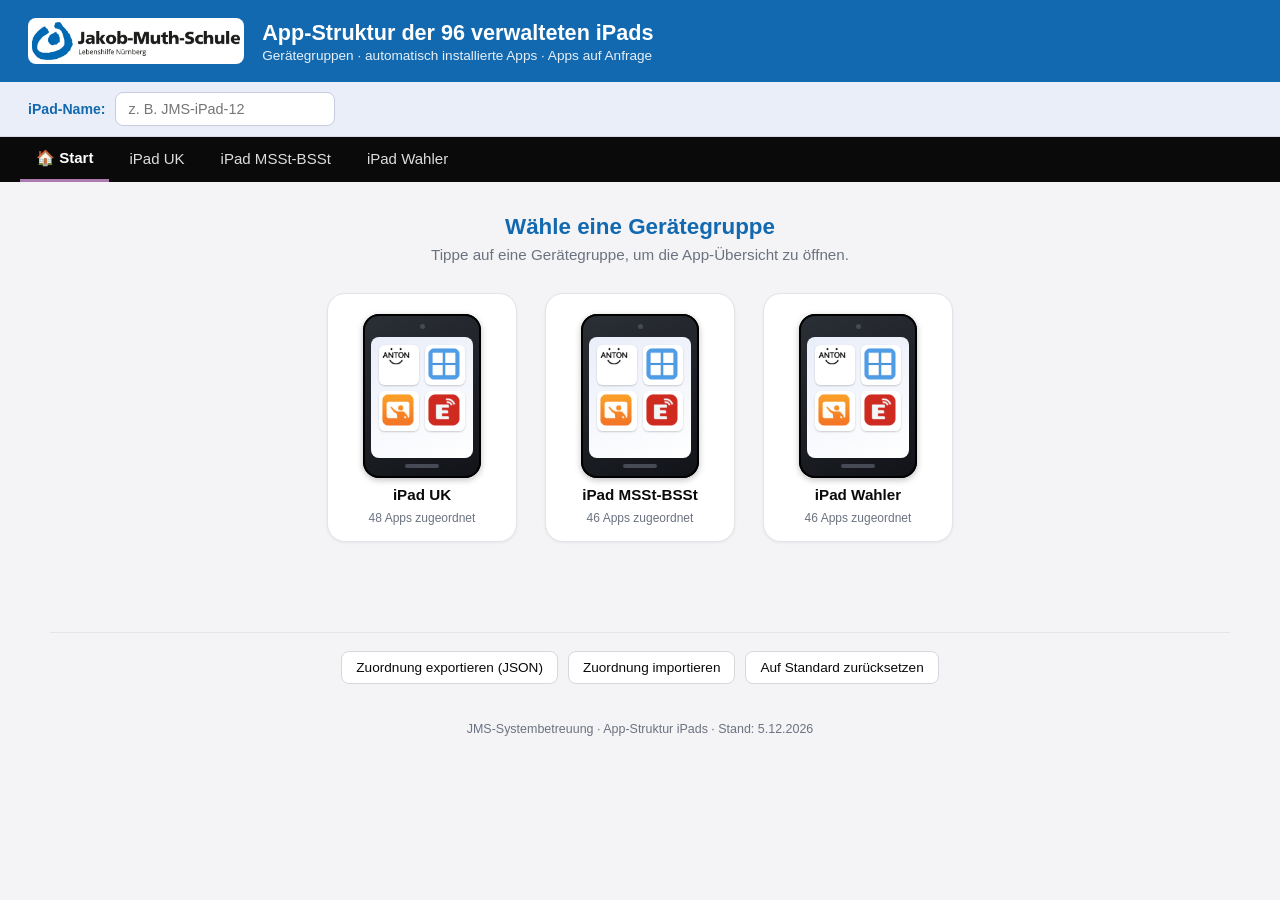
<file: iPad-App-Uebersicht/index.html>
<!DOCTYPE html>
<html lang="de">
<head>
<meta charset="UTF-8">
<meta name="viewport" content="width=device-width, initial-scale=1.0">
<title>App-Struktur der 96 verwalteten iPads &ndash; Jakob-Muth-Schule</title>
<style>
  :root{
    --blue:#1269b0;
    --blue-light:#eaeef9;
    --black:#0a0a0a;
    --violet:#ab7bb0;
    --violet-light:#f3e9f5;
    --green:#1e8f5f;
    --green-light:#e6f5ee;
    --amber:#c1720b;
    --amber-light:#fbeee0;
    --gray:#6b7280;
    --gray-light:#f4f4f6;
    --radius:12px;
  }
  *{box-sizing:border-box;}
  body{
    font-family:"Segoe UI","OpenSans",-apple-system,Helvetica,Arial,sans-serif;
    margin:0; background:var(--gray-light); color:var(--black);
  }
  header{
    background:var(--blue); color:white; padding:18px 28px;
    display:flex; align-items:center; gap:18px; flex-wrap:wrap;
  }
  header img{height:46px; background:white; border-radius:8px; padding:4px;}
  header .titles h1{margin:0; font-size:1.35rem;}
  header .titles p{margin:2px 0 0; font-size:.85rem; opacity:.9;}
  .device-bar{
    background:var(--blue-light); border-bottom:1px solid #d7d7e6; padding:10px 28px;
    display:flex; align-items:center; gap:10px; flex-wrap:wrap;
  }
  .device-bar label{ font-weight:700; font-size:.88rem; color:var(--blue); }
  .device-bar input{
    padding:8px 12px; border-radius:8px; border:1px solid #c7cbe0; font-size:.9rem;
    min-width:220px; font-family:inherit;
  }
  nav{
    background:var(--black); display:flex; gap:4px; padding:0 20px; flex-wrap:wrap;
  }
  nav button{
    background:transparent; border:none; color:#ddd; padding:12px 16px; font-size:.94rem;
    cursor:pointer; border-bottom:3px solid transparent;
  }
  nav button:hover{ color:white; }
  nav button.active{ color:white; border-bottom-color:var(--violet); font-weight:600; }
  main{ max-width:1180px; margin:0 auto; padding:22px 20px 60px; }
  .bottom-actions{
    display:flex; gap:10px; flex-wrap:wrap; align-items:center; justify-content:center;
    max-width:1180px; margin:10px auto 0; padding:18px 20px; border-top:1px solid #e3e3e8;
  }
  button.btn{
    background:white; border:1px solid #d7d7dc; border-radius:8px; padding:8px 14px;
    font-size:.85rem; cursor:pointer; color:var(--black);
  }
  button.btn:hover{ background:var(--gray-light); }
  button.btn.primary{ background:var(--blue); color:white; border-color:var(--blue); }
  button.btn.primary:hover{ background:#0e5690; }
  input[type=text].search{
    padding:9px 12px; border-radius:8px; border:1px solid #d7d7dc; font-size:.9rem; min-width:220px; width:100%;
    margin-bottom:14px;
  }
  .intro{
    background:white; border:1px solid #e3e3e8; border-radius:var(--radius); padding:16px 20px; margin-bottom:18px;
    font-size:.92rem; line-height:1.5;
  }
  .legend{ display:flex; gap:18px; margin-top:10px; flex-wrap:wrap; }
  .license-note{
    margin:12px 0 0; padding:8px 12px; background:var(--amber-light); color:#7a4a06;
    border-radius:8px; font-size:.82rem;
  }
  .license-note.apple-note{ background:var(--green-light); color:var(--green); }
  .license-note.ipaduk-note{ background:var(--blue-light); color:var(--blue); }
  .legend span{ display:inline-flex; align-items:center; gap:6px; font-size:.85rem; }
  .dot{ width:14px; height:14px; border-radius:4px; display:inline-block; }
  .dot.a{ background:var(--green); } .dot.b{ background:var(--amber); } .dot.c{ background:var(--violet); }

  h3.section-title{ font-size:1rem; margin:26px 0 12px; color:var(--black); }

  /* Edit list with radio fields */
  .edit-list{ display:flex; flex-direction:column; gap:8px; }
  .app-row{
    display:flex; align-items:center; gap:14px; flex-wrap:wrap;
    background:white; border:1px solid #e3e3e8; border-radius:10px; padding:10px 14px;
  }
  .app-row img{ width:34px; height:34px; border-radius:8px; object-fit:cover; flex-shrink:0; }
  .app-row .name{ font-size:.9rem; flex:1 1 180px; min-width:160px; }
  .radiogroup{ display:flex; gap:14px; flex-wrap:wrap; }
  .radiogroup label{
    display:inline-flex; align-items:center; gap:5px; font-size:.82rem; cursor:pointer; white-space:nowrap;
  }
  .radiogroup input[type=radio]{ accent-color:var(--blue); width:15px; height:15px; cursor:pointer; }
  .radiogroup label.opt-a input{ accent-color:var(--green); }
  .radiogroup label.opt-b input{ accent-color:var(--amber); }
  .radiogroup label.opt-c input{ accent-color:var(--violet); }
  .badge{
    font-size:.7rem; padding:3px 9px; border-radius:20px; font-weight:600; white-space:nowrap;
  }
  .badge.none{ background:#eee; color:#888; }
  .badge.a{ background:var(--green-light); color:var(--green); }
  .badge.b{ background:var(--amber-light); color:var(--amber); }
  .badge.c{ background:var(--violet-light); color:var(--violet); }

  /* Preview */
  .columns{ display:flex; flex-direction:column; gap:20px; }
  .col{ background:white; border-radius:var(--radius); border:1px solid #e3e3e8; overflow:hidden; display:flex; flex-direction:column; }
  .col-head{ padding:12px 16px; font-weight:700; font-size:.95rem; color:white; display:flex; align-items:center; gap:8px;}
  .col-head.a{ background:var(--green); }
  .col-head.b{ background:var(--amber); }
  .col-head.c{ background:var(--violet); }
  .col-body{ padding:14px; display:grid; grid-template-columns:repeat(auto-fill,minmax(96px,1fr)); gap:12px; min-height:60px; align-items:stretch; flex:1; }
  .app-card{ display:flex; flex-direction:column; align-items:center; text-align:center; font-size:.78rem; }
  .app-card img{ width:52px; height:52px; border-radius:12px; box-shadow:0 1px 3px rgba(0,0,0,.15); object-fit:cover; }
  .app-card .n{ margin-top:6px; line-height:1.2; }
  .empty-hint{ color:var(--gray); font-size:.82rem; padding:8px; grid-column:1/-1; }

  .request-toggle{
    display:inline-flex; align-items:center; gap:5px; margin-top:auto; padding:4px 10px;
    border:1.5px solid var(--amber); border-radius:20px; font-size:.72rem; color:var(--amber);
    cursor:pointer; transition:all .15s ease; user-select:none; background:white;
  }
  .request-toggle:hover{ background:var(--amber-light); }
  .request-toggle input{ position:absolute; opacity:0; width:0; height:0; }
  .request-toggle .check{
    width:14px; height:14px; border-radius:50%; border:1.5px solid var(--amber);
    display:inline-flex; align-items:center; justify-content:center; flex-shrink:0;
    font-size:.65rem; line-height:1; color:transparent; transition:all .15s ease;
  }
  .request-toggle.checked{ background:var(--green-light); border-color:var(--green); color:var(--green); }
  .request-toggle.checked .check{ background:var(--green); border-color:var(--green); color:white; }
  .request-toggle.c-variant{ border-color:var(--violet); color:var(--violet); }
  .request-toggle.c-variant:hover{ background:var(--violet-light); }
  .request-toggle.c-variant .check{ border-color:var(--violet); }
  .request-toggle.c-variant.checked{ background:var(--violet-light); border-color:var(--violet); color:var(--violet); }
  .request-toggle.c-variant.checked .check{ background:var(--violet); border-color:var(--violet); color:white; }
  .col-head .req-count{
    font-size:.72rem; font-weight:600; background:rgba(255,255,255,.3); padding:2px 9px;
    border-radius:12px; margin-left:auto;
  }
  .action-bar{
    display:flex; gap:10px; flex-wrap:wrap; justify-content:center; margin:14px 0;
  }

  .wahler-note{
    margin-top:20px; background:var(--violet-light); border:1px solid var(--violet); border-radius:var(--radius);
    padding:14px 18px;
  }
  .wahler-note .label{ font-weight:700; color:var(--violet); font-size:.8rem; text-transform:uppercase; letter-spacing:.03em; margin-bottom:6px; }
  .wahler-note textarea{
    width:100%; min-height:70px; border:1px solid #d7c3db; border-radius:8px; padding:10px; font-size:.9rem;
    font-family:inherit; resize:vertical;
  }
  .wahler-note .save-hint{ font-size:.75rem; color:var(--gray); margin-top:6px; }

  .preview-head{ display:flex; align-items:center; justify-content:space-between; margin-bottom:4px; }

  footer{ text-align:center; color:var(--gray); font-size:.78rem; padding:20px; }

  .print-only{ display:none; }

  @media print{
    nav, .device-bar, .bottom-actions, .intro, .edit-list, .search, footer, h3.section-title, .wahler-note .save-hint, .action-bar, #home-screen{ display:none !important; }
    body{ background:white; }
    header{ background:white !important; color:black !important; -webkit-print-color-adjust:exact; }
    header img{ background:white; }
    .col-head.a, .col-head.b{ -webkit-print-color-adjust:exact; print-color-adjust:exact; }
    main{ padding:0; }
    .print-only{ display:block !important; text-align:center; font-weight:700; font-size:1.05rem; padding:6px 0 14px; }
  }

  .stoerer-ipad-uk{
    background:#4fa3e0; color:#fff; border:2px solid var(--blue);
    border-radius:8px; padding:10px 16px; margin-bottom:14px;
    text-align:center; font-weight:700; line-height:1.35;
  }
  .stoerer-ipad-uk .line2{ font-weight:600; font-size:.92em; }

  /* Startseite */
  .home-intro{ text-align:center; margin:10px 0 30px; }
  .home-intro h2{ color:var(--blue); margin:0 0 6px; font-size:1.4rem; }
  .home-intro p{ color:var(--gray); margin:0; font-size:.95rem; }
  .home-grid{
    display:flex; flex-wrap:wrap; justify-content:center; gap:28px; padding-bottom:20px;
  }
  .home-card{
    background:white; border:1px solid #e3e3e8; border-radius:18px; padding:20px 22px 16px;
    display:flex; flex-direction:column; align-items:center; gap:8px; cursor:pointer;
    width:190px; transition:transform .15s ease, box-shadow .15s ease, border-color .15s ease;
    box-shadow:0 1px 3px rgba(0,0,0,.06);
  }
  .home-card:hover, .home-card:focus{
    transform:translateY(-4px); box-shadow:0 10px 26px rgba(18,105,176,.2); outline:none;
    border-color:var(--blue);
  }
  .ipad-mock{
    width:118px; height:164px; background:linear-gradient(155deg,#2b2f36,#111318);
    border-radius:16px; padding:10px 8px; box-shadow:inset 0 0 0 2px #000, 0 2px 6px rgba(0,0,0,.25);
    display:flex; flex-direction:column; align-items:center; gap:6px;
  }
  .ipad-mock .cam{ width:5px; height:5px; border-radius:50%; background:#454a54; margin-bottom:2px; flex-shrink:0; }
  .ipad-screen{
    flex:1; width:100%; background:linear-gradient(160deg,var(--blue-light),#ffffff);
    border-radius:8px; display:grid; grid-template-columns:repeat(2,1fr); gap:6px;
    padding:8px; align-content:start;
  }
  .ipad-screen img{ width:100%; aspect-ratio:1/1; border-radius:6px; object-fit:cover; box-shadow:0 1px 2px rgba(0,0,0,.2); }
  .ipad-screen .ph{ width:100%; aspect-ratio:1/1; border-radius:6px; background:rgba(18,105,176,.1); }
  .ipad-mock .home-bar{ width:34px; height:4px; border-radius:3px; background:#454a54; flex-shrink:0; }
  .home-card-title{ font-weight:700; color:var(--black); font-size:.95rem; text-align:center; }
  .home-card-sub{ font-size:.75rem; color:var(--gray); }
</style>
</head>
<body>

<header>
  <img src="[data-uri]" alt="Jakob-Muth-Schule Logo">
  <div class="titles">
    <h1>App-Struktur der 96 verwalteten iPads</h1>
    <p>Gerätegruppen &middot; automatisch installierte Apps &middot; Apps auf Anfrage</p>
  </div>
</header>

<div class="device-bar">
  <label for="device-name">iPad-Name:</label>
  <input type="text" id="device-name" placeholder="z. B. JMS-iPad-12">
</div>
<div id="print-device-name" class="print-only"></div>

<nav id="tabs"></nav>

<main>
  <div id="home-screen"></div>

  <div id="group-view">
    <div class="intro">
      Bei den Apps in Spalte B kann über das Feld <strong>„Anfordern“</strong> eine App
      konkret gewünscht und per Klick auf „Per E-Mail versenden“ direkt angefragt werden.
      <br><br>
      Bei den Apps in Spalte C kann über das Feld <strong>„Rücksprache erwünscht“</strong> markiert werden,
      dass vorab Rücksprache mit der Systembetreuung gehalten werden soll.
      <div class="legend">
        <span><span class="dot a"></span> A &ndash; automatisch installiert</span>
        <span><span class="dot b"></span> B &ndash; kann angefordert werden</span>
        <span><span class="dot c"></span> C &ndash; mit Rücksprache verfügbar</span>
      </div>
      <p class="license-note">Hinweis: Wünsche können nur umgesetzt werden, wenn ausreichend Lizenzen verfügbar sind.</p>
      <p class="license-note apple-note">Apple System Apps wie Uhr, Kalender, Wetter&hellip; werden automatisch mit installiert.</p>
      <p class="license-note ipaduk-note" id="ipaduk-note" style="display:none;">iPad UK: MetaTalk SE + GoTalk NOW PLUS mit Sprachausgabe bereits vorinstalliert.</p>
    </div>

    <div id="panels"></div>
  </div>
</main>

<div class="bottom-actions">
  <button class="btn" id="btn-export">Zuordnung exportieren (JSON)</button>
  <button class="btn" id="btn-import">Zuordnung importieren</button>
  <input type="file" id="file-import" accept="application/json" style="display:none">
  <button class="btn" id="btn-reset">Auf Standard zurücksetzen</button>
</div>

<footer>
  JMS-Systembetreuung &middot; App-Struktur iPads &middot; Stand: <span id="stand-datum"></span>
</footer>

<script>
const APPS = [{"id": "q_interactive_assess", "name": "Q interactive Assess", "icon": "[data-uri]"}, {"id": "metatalk_companion", "name": "MetaTalk Companion", "icon": "[data-uri]"}, {"id": "rode_reporter", "name": "RØDE Reporter", "icon": "[data-uri]"}, {"id": "gotalk_now", "name": "GoTalk® NOW PLUS DE", "icon": "[data-uri]"}, {"id": "book_creator", "name": "Book Creator for iPad", "icon": "[data-uri]"}, {"id": "metatalk_se", "name": "MetaTalk SE", "icon": "[data-uri]"}, {"id": "bitsboard_pro", "name": "Bitsboard Learnkarten PRO", "icon": "[data-uri]"}, {"id": "touch_switch", "name": "Touch Switch", "icon": "[data-uri]"}, {"id": "wort_zauberer", "name": "Wort-Zauberer - Lesen Lernen", "icon": "[data-uri]"}, {"id": "konzentration", "name": "Konzentration - Der Aufmerksamkeitstrainer HD", "icon": "[data-uri]"}, {"id": "montessori_zahlen", "name": "Montessori Zahlen für Kinder", "icon": "[data-uri]"}, {"id": "lilalolle", "name": "LiLaLolle", "icon": "[data-uri]"}, {"id": "ich_schreibe", "name": "Ich schreibe (Schulversion)", "icon": "[data-uri]"}, {"id": "tipp_mal_plus", "name": "Tipp mal PLUS", "icon": "[data-uri]"}, {"id": "balloon_pops", "name": "Balloon Pops", "icon": "[data-uri]"}, {"id": "sensory_sound_box", "name": "Sensory Sound Box", "icon": "[data-uri]"}, {"id": "anton", "name": "ANTON - Lernen - Schule", "icon": "[data-uri]"}, {"id": "worksheet_go", "name": "Worksheet Go!", "icon": "[data-uri]"}, {"id": "jamf_teacher", "name": "Jamf Teacher", "icon": "[data-uri]"}, {"id": "bitsboard", "name": "Bitsboard Lernkarten", "icon": "[data-uri]"}, {"id": "numbers", "name": "Numbers: Erstelle Tabellen", "icon": "[data-uri]"}, {"id": "pages", "name": "Pages: Erstelle Dokumente", "icon": "[data-uri]"}, {"id": "keynote", "name": "Keynote: Geschichten erzählen", "icon": "[data-uri]"}, {"id": "imovie", "name": "iMovie", "icon": "[data-uri]"}, {"id": "garageband", "name": "GarageBand", "icon": "[data-uri]"}, {"id": "youtube_kids", "name": "YouTube Kids", "icon": "[data-uri]"}, {"id": "touchme_puzzleklick", "name": "TouchMe PuzzleKlick", "icon": "[data-uri]"}, {"id": "ta_utax", "name": "TA/UTAX Mobile Print", "icon": "[data-uri]"}, {"id": "grid_uk", "name": "Grid for iPad - UK", "icon": "[data-uri]"}, {"id": "classroom", "name": "Classroom", "icon": "[data-uri]"}, {"id": "stop_motion_studio", "name": "Stop Motion Studio", "icon": "[data-uri]"}, {"id": "google_chrome", "name": "Google Chrome", "icon": "[data-uri]"}, {"id": "eshare", "name": "EShare for iPad", "icon": "[data-uri]"}, {"id": "onedrive", "name": "Microsoft OneDrive", "icon": "[data-uri]"}, {"id": "edge", "name": "Microsoft Edge: KI-Browser", "icon": "[data-uri]"}, {"id": "canva", "name": "Canva: KI-Foto- & Video-Editor", "icon": "[data-uri]"}, {"id": "sketchbook", "name": "Sketchbook®", "icon": "[data-uri]"}, {"id": "youtube", "name": "YouTube", "icon": "[data-uri]"}, {"id": "m365_copilot", "name": "Microsoft 365 Copilot", "icon": "[data-uri]"}, {"id": "word", "name": "Microsoft Word", "icon": "[data-uri]"}, {"id": "powerpoint", "name": "Microsoft PowerPoint", "icon": "[data-uri]"}, {"id": "excel", "name": "Microsoft Excel", "icon": "[data-uri]"}, {"id": "onlyoffice", "name": "ONLYOFFICE Documents", "icon": "[data-uri]"}, {"id": "google_translate", "name": "Google Übersetzer", "icon": "[data-uri]"}, {"id": "blinde_kuh", "name": "Blinde Kuh Suchmaschine", "icon": "[data-uri]"}, {"id": "logo_nachrichten", "name": "logo! Nachrichten", "icon": "[data-uri]"}, {"id": "die_maus", "name": "Die Maus", "icon": "[data-uri]"}, {"id": "uhr", "name": "Uhr", "icon": "[data-uri]"}, {"id": "kalender", "name": "Kalender", "icon": "[data-uri]"}, {"id": "wetter", "name": "Wetter", "icon": "[data-uri]"}, {"id": "notizen", "name": "Notizen", "icon": "[data-uri]"}, {"id": "karten", "name": "Karten", "icon": "[data-uri]"}];
const GROUPS = ["iPad UK", "iPad MSSt-BSSt", "iPad Wahler"];
const SHOW_EDIT_MODE = false; // "Apps zuordnen"-Bereich aktuell ausgeblendet
const DEFAULT_ASSIGNMENTS = {"iPad UK": {"metatalk_se": "A", "gotalk_now": "A", "anton": "A", "worksheet_go": "A", "bitsboard": "A", "onlyoffice": "A", "pages": "B", "classroom": "A", "eshare": "A", "bitsboard_pro": "B", "book_creator": "B", "balloon_pops": "B", "canva": "B", "garageband": "B", "google_chrome": "B", "google_translate": "B", "ich_schreibe": "B", "imovie": "B", "keynote": "B", "konzentration": "B", "lilalolle": "B", "edge": "B", "onedrive": "B", "montessori_zahlen": "B", "numbers": "B", "sensory_sound_box": "B", "sketchbook": "B", "stop_motion_studio": "B", "touch_switch": "B", "wort_zauberer": "B", "youtube": "B", "youtube_kids": "B", "blinde_kuh": "B", "logo_nachrichten": "B", "die_maus": "B", "grid_uk": "A", "metatalk_companion": "C", "m365_copilot": "C", "q_interactive_assess": "C", "rode_reporter": "C", "ta_utax": "C", "tipp_mal_plus": "C", "touchme_puzzleklick": "C", "uhr": "A", "kalender": "A", "wetter": "A", "notizen": "A", "karten": "A"}, "iPad MSSt-BSSt": {"anton": "A", "worksheet_go": "A", "bitsboard": "A", "onlyoffice": "A", "pages": "B", "classroom": "A", "eshare": "A", "bitsboard_pro": "B", "book_creator": "B", "balloon_pops": "B", "canva": "B", "garageband": "B", "google_chrome": "B", "google_translate": "B", "ich_schreibe": "B", "imovie": "B", "keynote": "B", "konzentration": "B", "lilalolle": "B", "edge": "B", "onedrive": "B", "montessori_zahlen": "B", "numbers": "B", "sensory_sound_box": "B", "sketchbook": "B", "stop_motion_studio": "B", "touch_switch": "B", "wort_zauberer": "B", "youtube": "B", "youtube_kids": "B", "blinde_kuh": "B", "logo_nachrichten": "B", "die_maus": "B", "grid_uk": "C", "metatalk_companion": "C", "m365_copilot": "C", "q_interactive_assess": "C", "rode_reporter": "C", "ta_utax": "C", "tipp_mal_plus": "C", "touchme_puzzleklick": "C", "uhr": "A", "kalender": "A", "wetter": "A", "notizen": "A", "karten": "A"}, "iPad Wahler": {"anton": "A", "worksheet_go": "A", "bitsboard": "A", "onlyoffice": "A", "pages": "B", "classroom": "A", "eshare": "A", "bitsboard_pro": "B", "book_creator": "B", "balloon_pops": "B", "canva": "B", "garageband": "B", "google_chrome": "B", "google_translate": "B", "ich_schreibe": "B", "imovie": "B", "keynote": "B", "konzentration": "B", "lilalolle": "B", "edge": "B", "onedrive": "B", "montessori_zahlen": "B", "numbers": "B", "sensory_sound_box": "B", "sketchbook": "B", "stop_motion_studio": "B", "touch_switch": "B", "wort_zauberer": "B", "youtube": "B", "youtube_kids": "B", "blinde_kuh": "B", "logo_nachrichten": "B", "die_maus": "B", "grid_uk": "C", "metatalk_companion": "C", "m365_copilot": "C", "q_interactive_assess": "C", "rode_reporter": "C", "ta_utax": "C", "tipp_mal_plus": "C", "touchme_puzzleklick": "C", "uhr": "A", "kalender": "A", "wetter": "A", "notizen": "A", "karten": "A"}};
const DEFAULT_WAHLER_NOTE = "Hinweis: Die Gerätegruppe iPad Wahler nutzt ein besonderes, vereinfachtes Homescreen-Layout (reduzierte App-Anzahl, größere Symbole).";
const STORAGE_KEY = "jms_ipad_app_zuordnung_v3";
const REQUEST_KEY = "jms_ipad_app_anfragen_v1";
const REQUEST_EMAIL = "support@jms.lhnbg.de";
const DEVICE_KEY = "jms_ipad_geraetename_v1";
function getDeviceName(){
  const el = document.getElementById("device-name");
  return el ? el.value.trim() : "";
}

const appById = Object.fromEntries(APPS.map(a => [a.id, a]));
function slug(g){ return g.replace(/\s+/g, "_"); }

function freshDefaultState(){
  return { assignments: JSON.parse(JSON.stringify(DEFAULT_ASSIGNMENTS)), wahlerNote: DEFAULT_WAHLER_NOTE };
}

function migrateIfNeeded(parsed){
  // migrate from old array-based format (v1) to dict-based format (v2)
  const out = { assignments: {}, wahlerNote: (typeof parsed.wahlerNote === "string") ? parsed.wahlerNote : DEFAULT_WAHLER_NOTE };
  GROUPS.forEach(g=>{
    const src = (parsed.assignments && parsed.assignments[g]) || {};
    if(Array.isArray(src.A) || Array.isArray(src.B)){
      const dict = {};
      (src.A||[]).forEach(id => dict[id] = "A");
      (src.B||[]).forEach(id => dict[id] = "B");
      out.assignments[g] = dict;
    } else if (src && typeof src === "object"){
      out.assignments[g] = Object.assign({}, src);
    } else {
      out.assignments[g] = {};
    }
  });
  return out;
}

function loadState(){
  try{
    const raw = localStorage.getItem(STORAGE_KEY);
    if(raw){
      const parsed = JSON.parse(raw);
      if(parsed && parsed.assignments) return migrateIfNeeded(parsed);
    }
    // try legacy v1 key as a courtesy migration
    const legacy = localStorage.getItem("jms_ipad_app_zuordnung_v1");
    if(legacy){
      const parsed = JSON.parse(legacy);
      if(parsed && parsed.assignments) return migrateIfNeeded(parsed);
    }
  }catch(e){}
  return freshDefaultState();
}
function saveState(){
  localStorage.setItem(STORAGE_KEY, JSON.stringify(state));
}

let state = loadState();
GROUPS.forEach(g=>{ state.assignments[g] = state.assignments[g] || {}; });
if(typeof state.wahlerNote !== "string") state.wahlerNote = DEFAULT_WAHLER_NOTE;

function loadRequests(){
  try{
    const raw = localStorage.getItem(REQUEST_KEY);
    if(raw) return JSON.parse(raw);
  }catch(e){}
  return {};
}
function saveRequests(){ localStorage.setItem(REQUEST_KEY, JSON.stringify(requests)); }
let requests = loadRequests();
function reqKey(group, appId){ return group + "||" + appId; }
function isRequested(group, appId){ return !!requests[reqKey(group, appId)]; }
function setRequested(group, appId, val){
  const k = reqKey(group, appId);
  if(val) requests[k] = true; else delete requests[k];
  saveRequests();
}

function getStatus(group, appId){
  return state.assignments[group][appId] || "none";
}
function setStatus(group, appId, status){
  if(status === "none"){
    delete state.assignments[group][appId];
  } else {
    state.assignments[group][appId] = status;
  }
  saveState();
}

let currentView = "home";
let activeGroup = GROUPS[0];
let searchTerm = { };
GROUPS.forEach(g => searchTerm[g] = "");

function goHome(){
  currentView = "home";
  renderApp();
}
function goToGroup(g){
  currentView = g;
  activeGroup = g;
  renderApp();
}

function renderApp(){
  renderTabs();
  const homeEl = document.getElementById("home-screen");
  const groupEl = document.getElementById("group-view");
  if(currentView === "home"){
    homeEl.style.display = "";
    groupEl.style.display = "none";
    renderHome();
  } else {
    homeEl.style.display = "none";
    groupEl.style.display = "";
    renderPanels();
  }
}

function renderTabs(){
  const nav = document.getElementById("tabs");
  nav.innerHTML = "";
  const homeBtn = document.createElement("button");
  homeBtn.textContent = "🏠 Start";
  homeBtn.className = (currentView==="home") ? "active" : "";
  homeBtn.onclick = () => goHome();
  nav.appendChild(homeBtn);
  GROUPS.forEach(g=>{
    const b = document.createElement("button");
    b.textContent = g;
    b.className = (currentView===g) ? "active" : "";
    b.onclick = () => goToGroup(g);
    nav.appendChild(b);
  });
}

function badgeFor(status){
  const span = document.createElement("span");
  if(status==="A"){ span.className="badge a"; span.textContent="A"; }
  else if(status==="B"){ span.className="badge b"; span.textContent="B"; }
  else if(status==="C"){ span.className="badge c"; span.textContent="C"; }
  else { span.className="badge none"; span.textContent="offen"; }
  return span;
}

function buildEditList(group, container){
  const wrap = document.createElement("div");

  const search = document.createElement("input");
  search.type = "text"; search.className = "search";
  search.placeholder = "App suchen…";
  search.value = searchTerm[group];
  search.addEventListener("input", (e)=>{ searchTerm[group]=e.target.value; buildEditListInner(); });
  wrap.appendChild(search);

  const listEl = document.createElement("div");
  listEl.className = "edit-list";
  wrap.appendChild(listEl);

  function buildEditListInner(){
    listEl.innerHTML = "";
    const term = searchTerm[group].trim().toLowerCase();
    const sorted = [...APPS].sort((a,b)=>a.name.localeCompare(b.name,"de"));
    sorted.filter(a => !term || a.name.toLowerCase().includes(term)).forEach(app=>{
      const row = document.createElement("div");
      row.className = "app-row";

      const img = document.createElement("img");
      img.src = app.icon; img.alt = app.name;

      const name = document.createElement("div");
      name.className = "name"; name.textContent = app.name;

      const rg = document.createElement("div");
      rg.className = "radiogroup";
      const current = getStatus(group, app.id);
      const badge = badgeFor(current);

      const options = [
        {value:"A", label:"Automatisch installiert", cls:"opt-a"},
        {value:"B", label:"Kann angefordert werden", cls:"opt-b"},
        {value:"C", label:"Mit Rücksprache verfügbar", cls:"opt-c"},
      ];
      options.forEach(opt=>{
        const label = document.createElement("label");
        if(opt.cls) label.className = opt.cls;
        const input = document.createElement("input");
        input.type = "radio";
        input.name = "grp_" + slug(group) + "_" + app.id;
        input.value = opt.value;
        input.checked = (current === opt.value);
        input.addEventListener("change", ()=>{
          setStatus(group, app.id, opt.value);
          const newBadge = badgeFor(opt.value);
          row.replaceChild(newBadge, row.lastChild);
          renderPreview(group);
        });
        label.appendChild(input);
        label.appendChild(document.createTextNode(opt.label));
        rg.appendChild(label);
      });

      row.appendChild(img);
      row.appendChild(name);
      row.appendChild(rg);
      row.appendChild(badge);
      listEl.appendChild(row);
    });
  }
  buildEditListInner();
  container.appendChild(wrap);
}

function updateReqCount(elId, ids, group, suffix){
  const el = document.getElementById(elId);
  if(!el) return;
  const n = ids.filter(id => isRequested(group, id)).length;
  el.textContent = n > 0 ? (n + " " + (suffix || "angefordert")) : "";
}

function renderPreview(group){
  const colA = document.getElementById("col-a-" + slug(group));
  const colB = document.getElementById("col-b-" + slug(group));
  const colC = document.getElementById("col-c-" + slug(group));
  if(!colA || !colB || !colC) return;
  colA.innerHTML = ""; colB.innerHTML = ""; colC.innerHTML = "";
  const idsA = Object.keys(state.assignments[group]).filter(id => state.assignments[group][id]==="A");
  const idsB = Object.keys(state.assignments[group]).filter(id => state.assignments[group][id]==="B");
  const idsC = Object.keys(state.assignments[group]).filter(id => state.assignments[group][id]==="C");
  const fillCol = (col, ids, allowRequest, toggleLabel, variantClass) => {
    if(ids.length===0){
      const p = document.createElement("div");
      p.className = "empty-hint";
      p.textContent = "Noch keine Apps zugeordnet.";
      col.appendChild(p);
      return;
    }
    ids.map(id=>appById[id]).filter(Boolean)
      .sort((a,b)=>a.name.localeCompare(b.name,"de"))
      .forEach(app=>{
      const card = document.createElement("div");
      card.className = "app-card";
      const img = document.createElement("img");
      img.src = app.icon; img.alt = app.name;
      const n = document.createElement("div");
      n.className = "n"; n.textContent = app.name;
      card.appendChild(img); card.appendChild(n);
      if(allowRequest){
        const toggle = document.createElement("label");
        toggle.className = "request-toggle" + (variantClass ? " " + variantClass : "") + (isRequested(group, app.id) ? " checked" : "");
        const cb = document.createElement("input");
        cb.type = "checkbox";
        cb.checked = isRequested(group, app.id);
        const check = document.createElement("span");
        check.className = "check"; check.textContent = "✓";
        const txt = document.createElement("span");
        txt.textContent = toggleLabel;
        cb.addEventListener("change", ()=>{
          setRequested(group, app.id, cb.checked);
          toggle.classList.toggle("checked", cb.checked);
          if(variantClass){ updateReqCount("req-count-c-" + slug(group), idsC, group, "Rücksprache gewünscht"); }
          else{ updateReqCount("req-count-" + slug(group), idsB, group, "angefordert"); }
        });
        toggle.appendChild(cb);
        toggle.appendChild(check);
        toggle.appendChild(txt);
        card.appendChild(toggle);
      }
      col.appendChild(card);
    });
  };
  fillCol(colA, idsA, false);
  fillCol(colB, idsB, true, "Anfordern");
  fillCol(colC, idsC, true, "Rücksprache erwünscht", "c-variant");
  updateReqCount("req-count-" + slug(group), idsB, group, "angefordert");
  updateReqCount("req-count-c-" + slug(group), idsC, group, "Rücksprache gewünscht");
}

function sendGroupRequestEmail(group){
  const idsB = Object.keys(state.assignments[group]).filter(id => state.assignments[group][id]==="B");
  const idsC = Object.keys(state.assignments[group]).filter(id => state.assignments[group][id]==="C");
  const requestedB = idsB.filter(id => isRequested(group, id));
  const requestedC = idsC.filter(id => isRequested(group, id));
  if(requestedB.length === 0 && requestedC.length === 0){
    alert('Bitte zuerst mindestens eine App über "Anfordern" oder "Rücksprache erwünscht" ankreuzen.');
    return;
  }
  const namesB = requestedB.map(id => appById[id] ? appById[id].name : id).sort((a,b)=>a.localeCompare(b,"de"));
  const namesC = requestedC.map(id => appById[id] ? appById[id].name : id).sort((a,b)=>a.localeCompare(b,"de"));
  const deviceName = getDeviceName();
  const subject = encodeURIComponent("iPad App-Anfrage – " + group + (deviceName ? " (" + deviceName + ")" : ""));
  let bodyText = "Hallo,\n\n" + (deviceName ? "iPad: " + deviceName + "\n" : "") +
    "für die Gerätegruppe \"" + group + "\" wird Folgendes angefragt:\n";
  if(namesB.length){
    bodyText += "\nAnfordern (kann installiert werden):\n- " + namesB.join("\n- ") + "\n";
  }
  if(namesC.length){
    bodyText += "\nRücksprache erwünscht:\n- " + namesC.join("\n- ") + "\n";
  }
  bodyText += "\nHinweis: Wünsche können nur umgesetzt werden, wenn ausreichend Lizenzen verfügbar sind.\n\nViele Grüße";
  const body = encodeURIComponent(bodyText);
  window.location.href = "mailto:" + REQUEST_EMAIL + "?subject=" + subject + "&body=" + body;
}

function buildActionBar(group){
  const bar = document.createElement("div");
  bar.className = "action-bar";

  const mailBtn = document.createElement("button");
  mailBtn.type = "button";
  mailBtn.className = "btn primary";
  mailBtn.textContent = "📧 Per E-Mail versenden";
  mailBtn.addEventListener("click", ()=> sendGroupRequestEmail(group));

  const printBtn = document.createElement("button");
  printBtn.type = "button";
  printBtn.className = "btn primary";
  printBtn.textContent = "🖨️ Anfrage drucken";
  printBtn.addEventListener("click", ()=> window.print());

  bar.appendChild(mailBtn);
  bar.appendChild(printBtn);
  return bar;
}

function buildPreview(group, container){
  const head = document.createElement("div");
  head.className = "preview-head";
  const h = document.createElement("h2");
  h.style.margin = "0"; h.style.color = "var(--blue)";
  h.textContent = "Übersicht: " + group;
  head.appendChild(h);
  container.appendChild(head);

  container.appendChild(buildActionBar(group));

  const cols = document.createElement("div");
  cols.className = "columns";

  const colAWrap = document.createElement("div");
  colAWrap.className = "col";
  colAWrap.innerHTML = '<div class="col-head a">A &ndash; automatisch installiert</div><div class="col-body" id="col-a-' + slug(group) + '"></div>';

  const colBWrap = document.createElement("div");
  colBWrap.className = "col";
  colBWrap.innerHTML = '<div class="col-head b">B &ndash; kann angefordert werden<span class="req-count" id="req-count-' + slug(group) + '"></span></div>' +
    '<div class="col-body" id="col-b-' + slug(group) + '"></div>';

  const colCWrap = document.createElement("div");
  colCWrap.className = "col";
  colCWrap.innerHTML = '<div class="col-head c">C &ndash; mit Rücksprache verfügbar<span class="req-count" id="req-count-c-' + slug(group) + '"></span></div>' +
    '<div class="col-body" id="col-c-' + slug(group) + '"></div>';

  cols.appendChild(colAWrap);
  cols.appendChild(colBWrap);
  cols.appendChild(colCWrap);
  container.appendChild(cols);

  container.appendChild(buildActionBar(group));

  if(group === "iPad Wahler"){
    const box = document.createElement("div");
    box.className = "wahler-note";
    box.innerHTML = '<div class="label">Besonderheit iPad Wahler</div>' +
      '<textarea id="wahler-text"></textarea>' +
      '<div class="save-hint">Änderungen werden automatisch gespeichert.</div>';
    container.appendChild(box);
  }
}

function renderPanels(){
  renderTabs();
  const ipaduSNote = document.getElementById("ipaduk-note");
  if(ipaduSNote){
    ipaduSNote.style.display = (activeGroup === "iPad UK") ? "block" : "none";
  }
  const panels = document.getElementById("panels");
  panels.innerHTML = "";
  GROUPS.forEach(g=>{
    const panel = document.createElement("div");
    panel.className = "group-panel";
    panel.style.display = (g===activeGroup) ? "block" : "none";
    panel.dataset.group = g;

    const previewTitle = document.createElement("h3");
    previewTitle.className = "section-title";
    previewTitle.textContent = "Übersicht";
    panel.appendChild(previewTitle);

    buildPreview(g, panel);

    if(SHOW_EDIT_MODE){
      const editTitle = document.createElement("h3");
      editTitle.className = "section-title";
      editTitle.textContent = "Apps zuordnen – " + g;
      panel.appendChild(editTitle);

      buildEditList(g, panel);
    }

    panels.appendChild(panel);

    renderPreview(g);
    if(g === "iPad Wahler"){
      const ta = panel.querySelector("#wahler-text");
      if(ta){
        ta.value = state.wahlerNote;
        ta.oninput = () => { state.wahlerNote = ta.value; saveState(); };
      }
    }
  });
}

document.getElementById("btn-reset").addEventListener("click", ()=>{
  if(confirm("Alle Zuordnungen auf den Standard zurücksetzen?")){
    state = freshDefaultState();
    saveState();
    renderApp();
  }
});
document.getElementById("btn-export").addEventListener("click", ()=>{
  const blob = new Blob([JSON.stringify(state, null, 2)], {type:"application/json"});
  const url = URL.createObjectURL(blob);
  const a = document.createElement("a");
  a.href = url; a.download = "ipad-app-zuordnung.json";
  a.click();
  URL.revokeObjectURL(url);
});
document.getElementById("btn-import").addEventListener("click", ()=>{
  document.getElementById("file-import").click();
});
document.getElementById("file-import").addEventListener("change", (e)=>{
  const file = e.target.files[0];
  if(!file) return;
  const reader = new FileReader();
  reader.onload = () => {
    try{
      const parsed = JSON.parse(reader.result);
      if(parsed && parsed.assignments){
        state = migrateIfNeeded(parsed);
        saveState();
        renderApp();
        alert("Zuordnung importiert.");
      } else {
        alert("Ungültige Datei.");
      }
    }catch(err){
      alert("Datei konnte nicht gelesen werden.");
    }
  };
  reader.readAsText(file);
});

document.getElementById("stand-datum").textContent = new Date().toLocaleDateString("de-DE");

function updatePrintDeviceName(){
  const el = document.getElementById("print-device-name");
  if(!el) return;
  const name = getDeviceName();
  el.textContent = name ? ("iPad: " + name) : "";
}

const deviceNameInput = document.getElementById("device-name");
if(deviceNameInput){
  try{ deviceNameInput.value = localStorage.getItem(DEVICE_KEY) || ""; }catch(e){}
  deviceNameInput.addEventListener("input", ()=>{
    try{ localStorage.setItem(DEVICE_KEY, deviceNameInput.value); }catch(e){}
    updatePrintDeviceName();
  });
}
updatePrintDeviceName();

function renderHome(){
  const el = document.getElementById("home-screen");
  el.innerHTML = "";

  const intro = document.createElement("div");
  intro.className = "home-intro";
  intro.innerHTML = "<h2>Wähle eine Gerätegruppe</h2><p>Tippe auf eine Gerätegruppe, um die App-Übersicht zu öffnen.</p>";
  el.appendChild(intro);

  const grid = document.createElement("div");
  grid.className = "home-grid";

  GROUPS.forEach(g=>{
    const card = document.createElement("div");
    card.className = "home-card";
    card.tabIndex = 0;
    card.onclick = () => goToGroup(g);
    card.onkeydown = (e) => { if(e.key==="Enter" || e.key===" "){ e.preventDefault(); goToGroup(g); } };

    const mock = document.createElement("div");
    mock.className = "ipad-mock";

    const cam = document.createElement("div");
    cam.className = "cam";
    mock.appendChild(cam);

    const screen = document.createElement("div");
    screen.className = "ipad-screen";
    const idsA = Object.keys(state.assignments[g] || {}).filter(id => state.assignments[g][id]==="A");
    const shown = idsA.map(id=>appById[id]).filter(Boolean)
      .sort((a,b)=>a.name.localeCompare(b.name,"de")).slice(0,4);
    shown.forEach(app=>{
      const img = document.createElement("img");
      img.src = app.icon; img.alt = app.name;
      screen.appendChild(img);
    });
    for(let i = shown.length; i < 4; i++){
      const ph = document.createElement("div");
      ph.className = "ph";
      screen.appendChild(ph);
    }
    mock.appendChild(screen);

    const bar = document.createElement("div");
    bar.className = "home-bar";
    mock.appendChild(bar);

    card.appendChild(mock);

    const title = document.createElement("div");
    title.className = "home-card-title";
    title.textContent = g;
    card.appendChild(title);

    const sub = document.createElement("div");
    sub.className = "home-card-sub";
    const totalAssigned = Object.values(state.assignments[g] || {}).filter(Boolean).length;
    sub.textContent = totalAssigned + " Apps zugeordnet";
    card.appendChild(sub);

    grid.appendChild(card);
  });

  el.appendChild(grid);
}

renderApp();
</script>
</body>
</html>
</file>
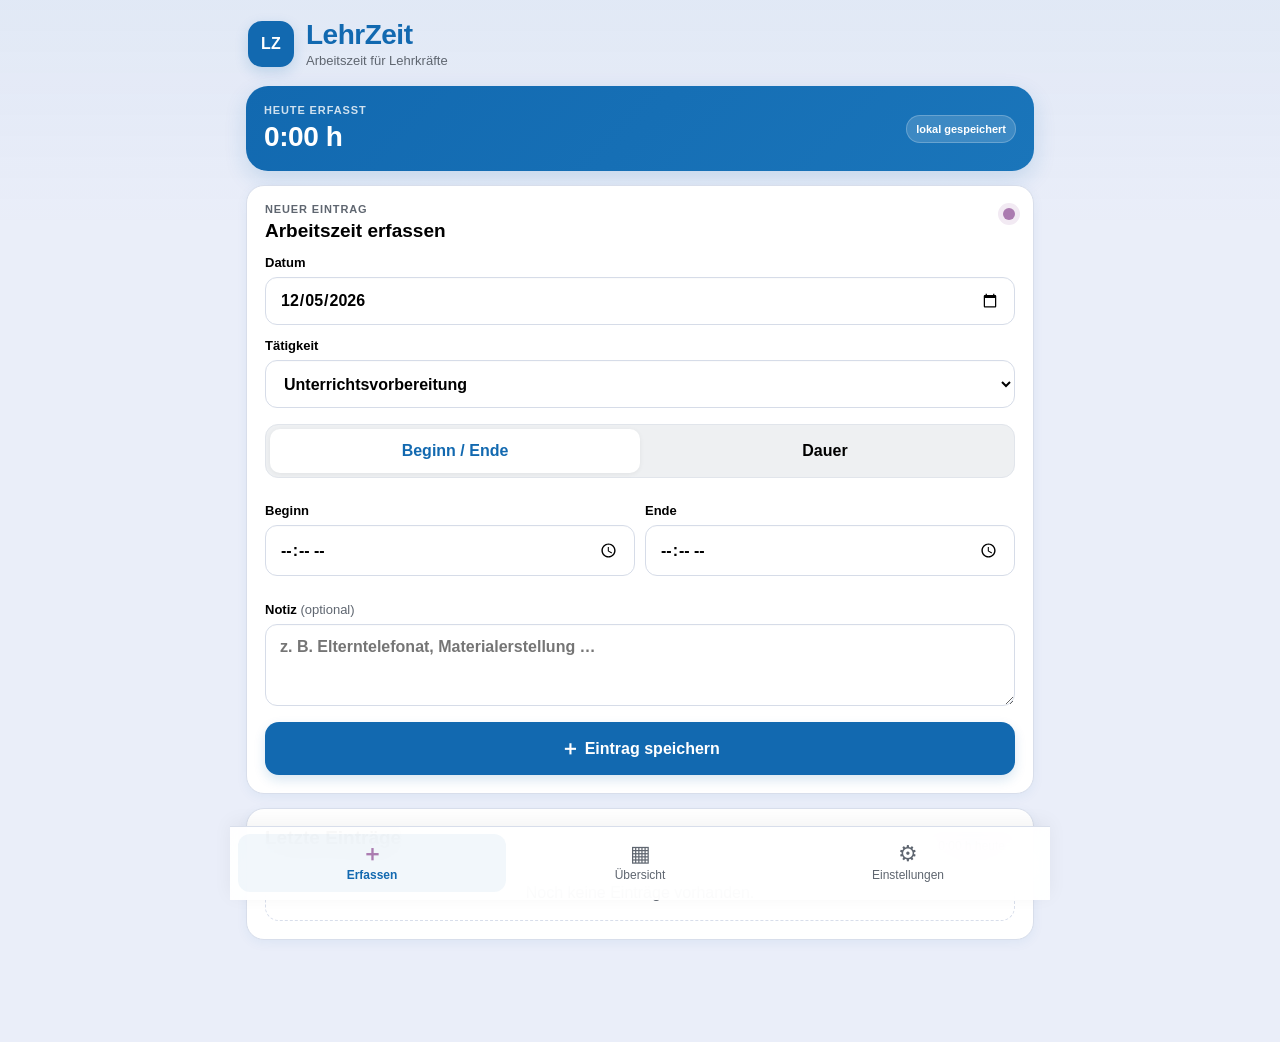
<file: LehrZeit/index.html>
<!doctype html>
<html lang="de">
<head>
  <meta charset="utf-8">
  <meta name="viewport" content="width=device-width, initial-scale=1, viewport-fit=cover">
  <meta name="theme-color" content="#eaeef9">
  <meta name="apple-mobile-web-app-capable" content="yes">
  <meta name="apple-mobile-web-app-status-bar-style" content="default">
  <meta name="apple-mobile-web-app-title" content="LehrZeit">
  <title>LehrZeit</title>
  <link rel="manifest" href="manifest.webmanifest">
  <link rel="apple-touch-icon" href="icon-192.png">
  <link rel="stylesheet" href="styles.css">
</head>
<body>
  <div class="app-shell">
    <header class="topbar">
      <div class="brand-block">
        <div class="brand-mark" aria-hidden="true">LZ</div>
        <div>
          <h1>LehrZeit</h1>
          <p>Arbeitszeit für Lehrkräfte</p>
        </div>
      </div>
      <button id="installBtn" class="ghost hidden">Installieren</button>
    </header>

    <main>
      <section id="tab-entry" class="tab active">
        <div class="hero-summary">
          <div>
            <span class="eyebrow">Heute erfasst</span>
            <strong id="heroTodayTotal">0:00 h</strong>
          </div>
          <div class="hero-badge">lokal gespeichert</div>
        </div>

        <div class="card entry-card">
          <div class="section-title entry-heading">
            <div>
              <span class="eyebrow">Neuer Eintrag</span>
              <h2>Arbeitszeit erfassen</h2>
            </div>
            <span class="school-accent-dot" aria-hidden="true"></span>
          </div>

          <label>Datum
            <input id="date" type="date">
          </label>

          <label>Tätigkeit
            <select id="category"></select>
          </label>

          <div class="segmented">
            <button id="modeTimes" class="seg active">Beginn / Ende</button>
            <button id="modeDuration" class="seg">Dauer</button>
          </div>

          <div id="timeFields" class="grid2">
            <label>Beginn
              <input id="startTime" type="time">
            </label>
            <label>Ende
              <input id="endTime" type="time">
            </label>
          </div>

          <div id="durationFields" class="hidden">
            <label>Dauer in Minuten
              <input id="durationMinutes" type="number" min="1" step="5" placeholder="z. B. 45">
            </label>
            <div class="quick-duration" aria-label="Schnellauswahl Dauer">
              <button type="button" class="quick-btn" data-minutes="5">5 Min.</button>
              <button type="button" class="quick-btn" data-minutes="15">15 Min.</button>
              <button type="button" class="quick-btn" data-minutes="30">30 Min.</button>
              <button type="button" class="quick-btn" data-minutes="45">45 Min.</button>
              <button type="button" class="quick-btn" data-minutes="60">60 Min.</button>
            </div>
          </div>

          <label>Notiz <span class="muted">(optional)</span>
            <textarea id="note" rows="3" placeholder="z. B. Elterntelefonat, Materialerstellung …"></textarea>
          </label>

          <div class="actions">
            <button id="saveBtn" class="primary"><span class="btn-icon">＋</span> Eintrag speichern</button>
            <button id="cancelEditBtn" class="secondary hidden">Bearbeiten abbrechen</button>
          </div>
        </div>

        <div class="card">
          <div class="section-title">
            <h2>Letzte Einträge</h2>
            <span id="todayTotal" class="pill">0:00 h heute</span>
          </div>
          <div id="entryList" class="entry-list"></div>
        </div>
      </section>

      <section id="tab-overview" class="tab">
        <div class="card">
          <h2>Übersicht</h2>
          <div class="stats">
            <div class="stat"><span>Heute</span><strong id="sumToday">0:00 h</strong></div>
            <div class="stat"><span>Diese Woche</span><strong id="sumWeek">0:00 h</strong></div>
            <div class="stat"><span>Dieser Monat</span><strong id="sumMonth">0:00 h</strong></div>
            <div class="stat"><span>Gesamt</span><strong id="sumAll">0:00 h</strong></div>
          </div>
        </div>

        <div class="card">
          <div class="section-title">
            <h2>Alle Einträge</h2>
            <select id="filterCategory" class="compact"></select>
          </div>
          <div id="allEntryList" class="entry-list"></div>
        </div>
      </section>

      <section id="tab-settings" class="tab">
        <div class="card">
          <h2>Datensicherung</h2>
          <p class="muted">Alle Arbeitszeitdaten bleiben auf diesem Gerät gespeichert, solange du sie nicht exportierst.</p>
          <div class="stack">
            <button id="exportJsonBtn" class="secondary">JSON-Backup exportieren</button>
            <label class="file-button">JSON-Backup importieren
              <input id="importJsonInput" type="file" accept="application/json">
            </label>
            <button id="exportCsvBtn" class="secondary">CSV exportieren</button>
          </div>
        </div>

        <div class="card">
          <h2>Eigene Kategorie</h2>
          <div class="inline">
            <input id="newCategory" type="text" placeholder="z. B. Systembetreuung">
            <button id="addCategoryBtn" class="secondary">Hinzufügen</button>
          </div>
          <div id="customCategories" class="chips"></div>
        </div>

        <div class="card danger-card">
          <h2>Daten löschen</h2>
          <p class="muted">Löscht alle Einträge ausschließlich auf diesem Gerät.</p>
          <button id="clearDataBtn" class="danger">Alle Arbeitszeitdaten löschen</button>
        </div>
      </section>
    </main>

    <nav class="bottom-nav">
      <button data-tab="entry" class="nav-item active"><span>＋</span>Erfassen</button>
      <button data-tab="overview" class="nav-item"><span>▦</span>Übersicht</button>
      <button data-tab="settings" class="nav-item"><span>⚙</span>Einstellungen</button>
    </nav>
  </div>

  <template id="entryTemplate">
    <article class="entry">
      <div class="entry-main">
        <div class="entry-topline">
          <strong class="entry-category"></strong>
          <span class="entry-duration"></span>
        </div>
        <div class="entry-meta"></div>
        <div class="entry-note"></div>
      </div>
      <div class="entry-actions">
        <button class="mini edit">Bearbeiten</button>
        <button class="mini duplicate">Duplizieren</button>
        <button class="mini delete">Löschen</button>
      </div>
    </article>
  </template>

  <script src="app.js"></script>
</body>
</html>
</file>
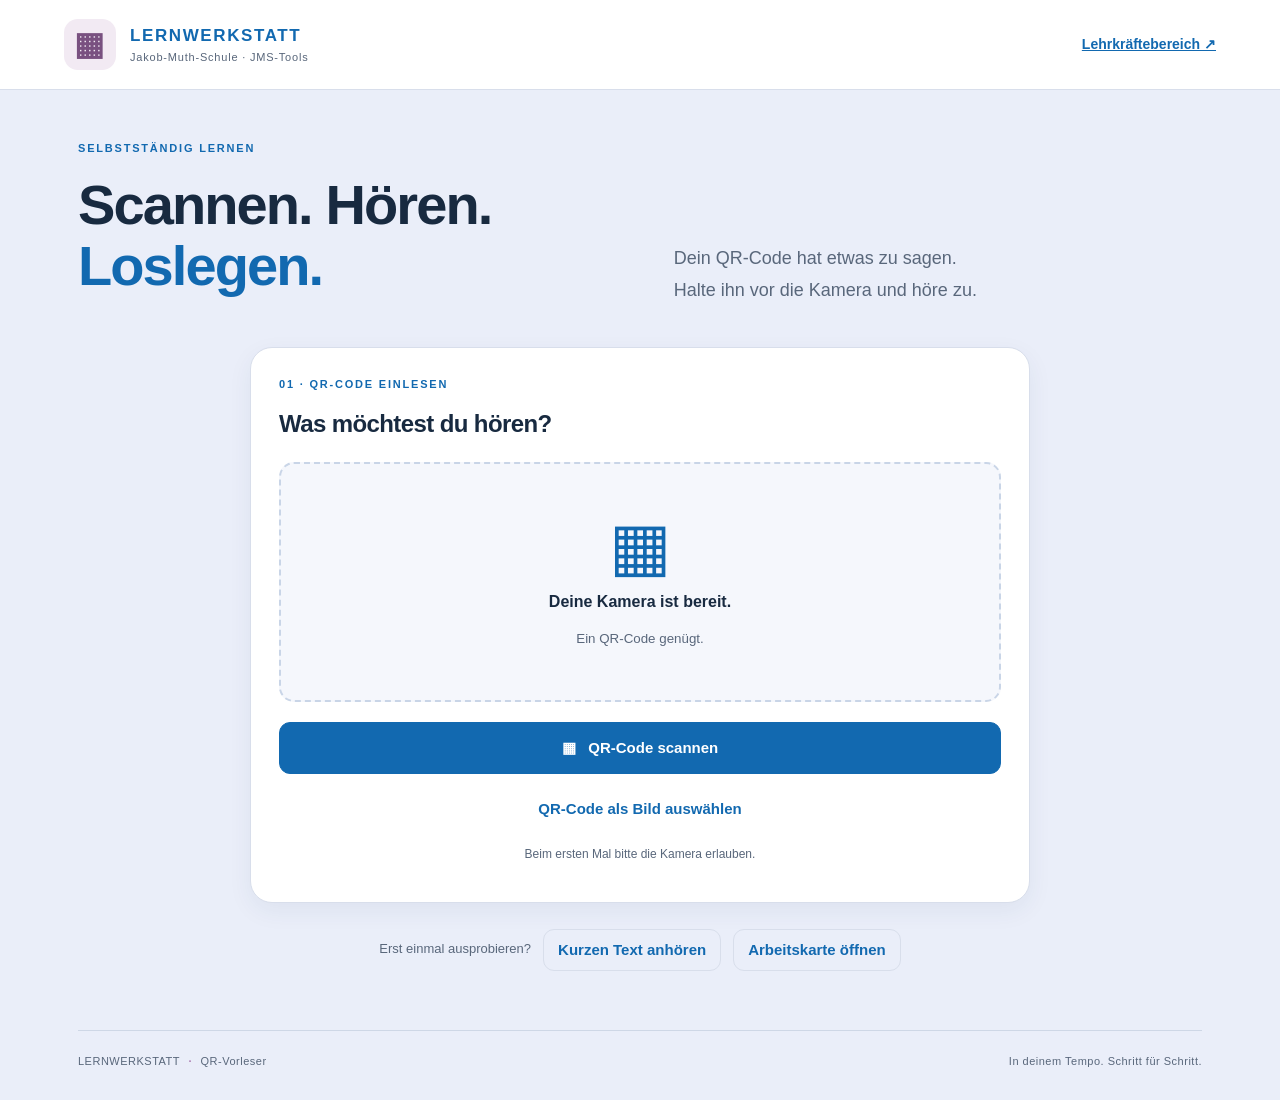
<file: QR-Vorleser/index.html>
<!doctype html>
<html lang="de">
<head>
<meta charset="utf-8"><meta name="viewport" content="width=device-width,initial-scale=1"><meta name="theme-color" content="#1269b0">
<title>QR-Vorleser · Lernwerkstatt</title>
<link rel="icon" href="icon.svg" type="image/svg+xml"><link rel="stylesheet" href="styles.css?v=5">
<script src="vendor/qrcode.js" defer></script><script src="app.js?v=7" type="module"></script>
</head>
<body>
<header><a class="brand" href="./"><span class="brand-icon" aria-hidden="true">▦</span><span>LERNWERKSTATT<small>Jakob-Muth-Schule · JMS-Tools</small></span></a><a class="teacher-link" href="#lehrkraft">Lehrkräftebereich ↗</a></header>
<main>
<div id="student">
<div class="intro"><span class="eyebrow">SELBSTSTÄNDIG LERNEN</span><h1>Scannen. Hören.<br><span>Loslegen.</span></h1><p>Dein QR-Code hat etwas zu sagen.<br>Halte ihn vor die Kamera und höre zu.</p></div>
<div class="student-grid">
<section class="panel scan-panel" aria-labelledby="scan-title"><div class="step">01 · QR-CODE EINLESEN</div><h2 id="scan-title">Was möchtest du hören?</h2><div id="camera" class="camera"><video id="video" playsinline muted aria-label="Kamerabild"></video><div id="camera-placeholder"><div class="scan-symbol" aria-hidden="true">▦</div><p>Deine Kamera ist bereit.</p><small>Ein QR-Code genügt.</small></div></div><button id="scan" class="primary wide">▦ &nbsp; QR-Code scannen</button><button id="stop-camera" class="wide" hidden>Kamera schließen</button><label class="file-button">QR-Code als Bild auswählen<input id="scan-file" type="file" accept="image/*" hidden></label><p class="hint">Beim ersten Mal bitte die Kamera erlauben.</p></section>
<section class="panel reader" aria-labelledby="read-title" hidden>
<span id="card-category" class="pill">Dein Hörtext</span>
<h1 id="read-title" tabindex="-1">Hier erscheint dein Text.</h1>
<div class="step">ANHÖREN UND VERSTEHEN</div>
<button id="speak" class="primary listen-button" disabled><span class="play-symbol" aria-hidden="true">▶</span><span>Jetzt anhören<small>Den ganzen Text vorlesen</small></span></button>
<button id="stop-speech" class="stop-button">■ &nbsp; Vorlesen stoppen</button>
<p class="listen-hint">Tippe auf den großen Play-Button und höre zu.</p>
<nav class="reader-links" aria-label="Weitere Möglichkeiten">
<button id="toggle-sections" class="text-link" aria-expanded="false" aria-controls="section-view">Arbeitskarte in Abschnitten vorlesen</button>
<button id="toggle-settings" class="text-link" aria-expanded="false" aria-controls="reader-settings">Lesetempo & Einstellungen</button>
<button id="next-code" class="text-link">Weiteren QR-Code scannen</button>
</nav>
<section id="section-view" class="reader-extra" aria-labelledby="section-title" hidden><h2 id="section-title">Deine Arbeitskarte in Abschnitten</h2><p class="hint">Höre dir genau den Abschnitt an, den du gerade brauchst.</p><div id="reading-text" class="reading-text"></div></section>
<section id="reader-settings" class="reader-extra" aria-label="Vorleseeinstellungen" hidden><label class="tempo" for="rate">Lesetempo <output id="rate-value">0,9 ×</output><input id="rate" type="range" min="0.5" max="1.3" step="0.1" value="0.9"><span><small>Langsam</small><small>Schnell</small></span></label><label class="check"><input id="auto-speak" type="checkbox" checked> Nach dem Scannen vorlesen</label></section>
</section>
</div><div class="try"><span>Erst einmal ausprobieren?</span><button id="demo-short">Kurzen Text anhören</button><button id="demo-card">Arbeitskarte öffnen</button></div>
</div>
<section id="teacher-login" class="panel login-panel" aria-labelledby="login-title" hidden>
<span class="eyebrow">LEHRKRÄFTEBEREICH</span>
<h1 id="login-title">Bitte Kennwort eingeben</h1>
<p>Zum Bearbeiten der Karten öffnest du hier deinen Arbeitsbereich.</p>
<form id="teacher-login-form">
<label for="teacher-password">Kennwort</label>
<div class="password-row"><input id="teacher-password" type="password" autocomplete="current-password" required aria-describedby="login-error"><button id="show-password" type="button" aria-pressed="false" aria-controls="teacher-password">Anzeigen</button></div>
<p id="login-error" class="login-error" role="alert"></p>
<button id="teacher-unlock" class="primary wide" type="submit">Lehrkräftebereich öffnen</button>
</form>
<a class="login-back" href="#">← Zur Schüleransicht</a>
</section>
<section id="teacher" hidden>
<div class="teacher-heading"><div><span class="eyebrow">DEIN LEHRKRÄFTEBEREICH</span><h1>Texte, die weiterhelfen.</h1><p>Ein Satz oder eine ganze Arbeitskarte – hier entsteht dein QR-Code.</p></div><div class="teacher-heading-actions"><button id="teacher-lock" type="button">Bereich sperren</button><a class="button" href="#">← Zur Schüleransicht</a></div></div>
<div class="notice"><strong>Persönlicher Arbeitsbereich</strong><p>Entwürfe werden in diesem Browser gespeichert. Für andere Geräte die Sammlung exportieren und als <b>cards.json</b> auf GitHub veröffentlichen. Der Zugang ist mit einer einfachen Kennwortabfrage gesperrt. Nur veröffentlichte Inhalte sind für Schüler erreichbar.</p></div>
<div class="teacher-grid"><aside class="panel"><div class="step">DEINE SAMMLUNG</div><h2>Texte & Arbeitskarten</h2><button id="new-card" class="primary wide">+ Neuen Text anlegen</button><label for="search">Sammlung durchsuchen</label><input id="search" type="search" placeholder="Titel oder Fach suchen"><div id="card-list" class="card-list"></div><hr><button id="export" class="wide">↓ Sammlung exportieren</button><label class="file-button">Sammlung importieren<input id="import" type="file" accept="application/json,.json" hidden></label><p id="collection-state" class="hint"></p></aside>
<div class="panel editor"><div class="step">DEIN TEXT · DEIN QR-CODE</div><div class="tabs" role="group" aria-label="QR-Code-Art"><button id="mode-saved" aria-pressed="true">Gespeicherter Text</button><button id="mode-quick" aria-pressed="false">Schneller QR-Code</button></div><p id="mode-help" class="hint">Später änderbar. Der gedruckte QR-Code bleibt gleich.</p><form id="edit-form"><label for="title">Titel</label><input id="title" required maxlength="150" placeholder="z. B. Die Sechskantschraube"><label for="category">Fach / Lernwerkstatt</label><input id="category" maxlength="100" placeholder="z. B. Werken"><label for="body">Text zum Vorlesen</label><textarea id="body" required maxlength="30000" rows="10" placeholder="Schreibe deinen Text hier. Eine Leerzeile beginnt einen neuen Abschnitt."></textarea><div class="text-meta"><span>Leerzeile = neuer Hörabschnitt</span><span id="char-count">0 Zeichen</span></div><div class="actions"><button id="save" class="primary" type="submit">Entwurf speichern</button><button id="preview" type="button">▶ Probehören</button><button id="delete-card" class="danger" type="button" hidden>Karte löschen</button></div></form><p id="save-state" class="hint" role="status"></p><button id="undo-delete" type="button" hidden>↶ Löschen rückgängig machen</button><hr><label for="base-url">Veröffentlichte App-Adresse</label><input id="base-url" type="url" placeholder="https://rohie2000.github.io/JMS-Tools/QR-Vorleser/"><p class="hint">Vor dem ersten Ausdruck prüfen. Diese Adresse muss später bestehen bleiben.</p><button id="make-qr" class="primary">▦ QR-Code erstellen</button><div id="qr-result" hidden><div class="qr-layout"><canvas id="qr-canvas" aria-label="Erstellter QR-Code"></canvas><div><h3 id="qr-title"></h3><p id="qr-note"></p><a id="qr-target" target="_blank" rel="noopener">Schüleransicht öffnen ↗</a></div></div><div class="actions"><button id="download-qr">↓ QR-Code als PNG</button><button id="print-qr">QR-Code drucken</button></div></div></div></div>
</section>
<p id="status" class="status" role="status" aria-live="polite"></p>
</main><footer><span>LERNWERKSTATT <b>·</b> QR-Vorleser</span><span>In deinem Tempo. Schritt für Schritt.</span></footer>
<div id="print-area"></div>
</body></html>
</file>
<file: LehrZeit/styles.css>
*{box-sizing:border-box}
:root{
  --bg:#eaeef9;
  --card:#ffffff;
  --text:#000000;
  --muted:#5f6670;
  --line:#d8deeb;
  --accent:#1269b0;
  --accent-hover:#0f5792;
  --accent-soft:#e2edf8;
  --school:#ab7bb0;
  --school-soft:#f2eaf3;
  --danger:#b42318;
  --radius:18px;
}
html,body{margin:0;background:var(--bg);color:var(--text);font-family:-apple-system,BlinkMacSystemFont,"Segoe UI",sans-serif}
body{min-height:100vh}
button,input,select,textarea{font:inherit}
button{cursor:pointer}
.app-shell{max-width:820px;margin:auto;padding:env(safe-area-inset-top) 14px calc(88px + env(safe-area-inset-bottom))}
.topbar{display:flex;align-items:center;justify-content:space-between;padding:22px 6px 14px;border-top:5px solid var(--accent)}
.topbar h1{margin:0;font-size:30px;letter-spacing:-.5px;color:var(--accent)}
.topbar p{margin:2px 0 0;color:var(--muted);font-size:14px}
.card{background:var(--card);border:1px solid var(--line);border-radius:var(--radius);padding:18px;margin-bottom:14px;box-shadow:0 3px 12px rgba(18,105,176,.06)}
.card h2{font-size:19px;margin:0 0 16px}
label{display:block;font-weight:600;font-size:14px;margin:13px 0}
input,select,textarea{width:100%;margin-top:7px;border:1px solid #d8dadd;border-radius:12px;padding:13px 14px;background:#fff;color:var(--text);min-height:48px}
textarea{resize:vertical}
.grid2{display:grid;grid-template-columns:1fr 1fr;gap:10px}
.actions,.inline,.section-title{display:flex;gap:10px;align-items:center}
.section-title{justify-content:space-between}
.primary,.secondary,.ghost,.danger,.file-button{border:none;border-radius:12px;padding:13px 16px;font-weight:700;min-height:46px}
.primary{background:var(--accent);color:#fff;flex:1}.primary:hover{background:var(--accent-hover)}
.secondary,.ghost,.file-button{background:#eef0f2;color:var(--text)}
.danger{background:#fff0ee;color:var(--danger);border:1px solid #f2c8c3}
.danger-card{border-color:#f0d4d0}
.hidden{display:none!important}
.segmented{display:grid;grid-template-columns:1fr 1fr;background:#eef0f2;padding:4px;border-radius:13px;margin:14px 0}
.seg{border:0;background:transparent;padding:10px;border-radius:10px}
.seg.active{background:#fff;box-shadow:0 1px 5px rgba(0,0,0,.06);font-weight:700}
.muted{color:var(--muted);font-weight:400}
.pill{font-size:12px;padding:7px 10px;border-radius:999px;background:var(--school-soft);color:#744d79;white-space:nowrap}
.entry-list{display:flex;flex-direction:column;gap:10px}
.entry{border:1px solid var(--line);border-radius:14px;padding:13px}
.entry-topline{display:flex;justify-content:space-between;gap:10px}
.entry-duration{font-weight:800}
.entry-meta,.entry-note{color:var(--muted);font-size:13px;margin-top:5px}
.entry-note:empty{display:none}
.entry-actions{display:flex;gap:8px;flex-wrap:wrap;margin-top:11px}
.mini{border:0;border-radius:9px;padding:8px 10px;background:#f1f3f4;font-size:12px}
.mini.delete{color:var(--danger)}
.stats{display:grid;grid-template-columns:1fr 1fr;gap:10px}
.stat{padding:14px;border:1px solid var(--line);border-radius:14px;background:#fbfcff}
.stat span{display:block;color:var(--muted);font-size:12px;margin-bottom:5px}
.stat strong{font-size:20px}
.compact{width:auto;min-height:36px;padding:7px 10px;margin:0}
.stack{display:flex;flex-direction:column;gap:10px}
.file-button{display:block;text-align:center;cursor:pointer}
.file-button input{display:none}
.inline input{margin:0}
.inline button{white-space:nowrap}
.chips{display:flex;gap:8px;flex-wrap:wrap;margin-top:12px}
.chip{background:#f1f3f4;border-radius:999px;padding:7px 10px;font-size:12px}
.bottom-nav{position:fixed;left:50%;transform:translateX(-50%);bottom:0;width:min(820px,100%);display:grid;grid-template-columns:repeat(3,1fr);background:rgba(255,255,255,.94);backdrop-filter:blur(18px);border-top:1px solid var(--line);padding:8px 8px calc(8px + env(safe-area-inset-bottom));z-index:20}
.nav-item{border:0;background:transparent;padding:8px;color:var(--muted);font-size:12px}
.nav-item span{display:block;font-size:22px;line-height:20px;margin-bottom:4px}
.nav-item.active{color:var(--accent);font-weight:800}.nav-item.active span{color:var(--school)}
.tab{display:none}.tab.active{display:block}
.empty{padding:18px;text-align:center;color:var(--muted);border:1px dashed var(--line);border-radius:14px}
@media(max-width:520px){
  .grid2{grid-template-columns:1fr 1fr}
  .card{padding:15px}
  .actions{flex-direction:column}
  .actions button{width:100%}
}


.quick-duration{display:grid;grid-template-columns:repeat(5,1fr);gap:8px;margin:8px 0 4px}
.quick-btn{border:1px solid var(--line);border-radius:11px;padding:10px 6px;background:#fff;color:var(--accent);font-weight:700;min-height:42px}
.quick-btn:hover{background:var(--accent-soft)}
.quick-btn.selected{background:var(--accent);color:#fff;border-color:var(--accent)}
@media(max-width:520px){
  .quick-duration{grid-template-columns:repeat(3,1fr)}
}

/* --- iPhone / App refinement v3 --- */
body{
  background:
    linear-gradient(180deg, rgba(18,105,176,.045), rgba(18,105,176,0) 230px),
    var(--bg);
  -webkit-font-smoothing:antialiased;
}
.app-shell{
  padding-left:16px;
  padding-right:16px;
}
.topbar{
  min-height:84px;
  padding:18px 2px 14px;
  border-top:0;
}
.brand-block{display:flex;align-items:center;gap:12px}
.brand-mark{
  width:46px;height:46px;border-radius:14px;
  display:grid;place-items:center;
  background:var(--accent);color:#fff;
  font-weight:800;letter-spacing:.3px;
  box-shadow:0 5px 14px rgba(18,105,176,.18);
}
.topbar h1{font-size:28px;line-height:1.05}
.topbar p{font-size:13px;margin-top:4px}

.hero-summary{
  background:linear-gradient(135deg,var(--accent),#1a75ba);
  color:#fff;
  border-radius:22px;
  padding:18px 18px;
  display:flex;
  justify-content:space-between;
  align-items:center;
  margin:2px 0 14px;
  box-shadow:0 8px 22px rgba(18,105,176,.16);
}
.hero-summary .eyebrow{color:rgba(255,255,255,.8)}
.hero-summary strong{
  display:block;
  font-size:28px;
  letter-spacing:-.4px;
  margin-top:3px;
}
.hero-badge{
  font-size:11px;
  font-weight:700;
  padding:7px 9px;
  border-radius:999px;
  background:rgba(255,255,255,.16);
  border:1px solid rgba(255,255,255,.22);
  white-space:nowrap;
}

.eyebrow{
  display:block;
  font-size:11px;
  line-height:1.2;
  font-weight:800;
  text-transform:uppercase;
  letter-spacing:.08em;
  color:var(--muted);
  margin-bottom:4px;
}
.entry-heading{align-items:flex-start;margin-bottom:4px}
.entry-heading h2{margin:0}
.school-accent-dot{
  width:12px;height:12px;border-radius:999px;
  background:var(--school);
  margin-top:5px;
  box-shadow:0 0 0 5px var(--school-soft);
}
.entry-card{
  padding-top:17px;
}

input,select,textarea{
  font-size:16px; /* avoids iOS auto zoom */
  border-color:#d6dce8;
  box-shadow:inset 0 1px 0 rgba(0,0,0,.015);
}
input:focus,select:focus,textarea:focus{
  outline:none;
  border-color:var(--accent);
  box-shadow:0 0 0 3px rgba(18,105,176,.10);
}
label{font-size:13px}

.segmented{
  margin:16px 0 12px;
  border:1px solid #e1e5eb;
}
.seg{min-height:44px;font-weight:650}
.seg.active{color:var(--accent)}

.primary{
  min-height:52px;
  border-radius:14px;
  font-size:16px;
  box-shadow:0 5px 12px rgba(18,105,176,.16);
}
.btn-icon{font-size:20px;vertical-align:-1px}
.secondary,.ghost,.danger,.file-button{border-radius:13px}

.quick-btn{
  min-height:46px;
  font-size:13px;
  border-radius:12px;
}
.quick-btn.selected{
  box-shadow:0 4px 10px rgba(18,105,176,.15);
}

.entry{
  background:#fff;
  border-color:#e1e5ec;
  box-shadow:0 2px 8px rgba(18,105,176,.035);
}
.entry-topline strong{font-size:14px}
.entry-duration{color:var(--accent)}
.mini{
  min-height:34px;
  padding:8px 11px;
}
.mini.edit{background:var(--accent-soft);color:var(--accent)}
.mini.duplicate{background:var(--school-soft);color:#744d79}

.bottom-nav{
  box-shadow:0 -4px 18px rgba(0,0,0,.05);
  padding-top:7px;
}
.nav-item{
  min-height:58px;
  border-radius:12px;
}
.nav-item.active{
  background:rgba(18,105,176,.055);
}

@media(max-width:520px){
  .app-shell{padding-left:12px;padding-right:12px}
  .card{border-radius:20px;padding:16px}
  .hero-summary{border-radius:20px}
  .hero-summary strong{font-size:26px}
  .hero-badge{font-size:10px}
  .topbar{padding-left:2px;padding-right:2px}
}
</file>
<file: QR-Vorleser/styles.css>
:root{--blue:#1269b0;--blue-dark:#0f5792;--bg:#eaeef9;--violet:#ab7bb0;--ink:#182a40;--muted:#59677b;--line:#d8deeb;--soft:#f2eaf3}*{box-sizing:border-box}body{margin:0;background:var(--bg);color:var(--ink);font-family:-apple-system,BlinkMacSystemFont,"Segoe UI",sans-serif;line-height:1.6}header{background:white;border-bottom:1px solid var(--line);min-height:90px;padding:18px max(5vw,24px);display:flex;align-items:center;justify-content:space-between;gap:20px}.brand{display:flex;gap:14px;align-items:center;text-decoration:none;color:var(--blue);font-weight:800;letter-spacing:1.6px;font-size:17px}.brand small{display:block;font-size:11px;letter-spacing:.8px;font-weight:500;color:var(--muted)}.brand-icon{font-size:32px;background:var(--soft);color:#795180;border-radius:14px;width:52px;text-align:center}.teacher-link{color:var(--blue);font-size:14px;font-weight:650}main{max-width:1180px;margin:auto;padding:44px 28px}.intro{padding:0 0 30px;position:relative}.eyebrow,.step{font-size:11px;font-weight:800;letter-spacing:1.8px;color:var(--blue)}h1{font-size:clamp(35px,5vw,56px);line-height:1.1;letter-spacing:-1.9px;margin:14px 0 20px}h1 span{color:var(--blue)}.intro p{position:absolute;left:53%;bottom:30px;font-size:18px;color:var(--muted);line-height:1.8}h2{font-size:24px;letter-spacing:-.6px;line-height:1.3;margin:15px 0 22px}h3{line-height:1.4}p{margin:10px 0}.student-grid{display:grid;grid-template-columns:1fr 1.15fr;gap:24px}.panel{background:#fff;border:1px solid var(--line);border-radius:22px;padding:28px;box-shadow:0 8px 25px #193d6410}.camera{height:240px;background:#f5f7fc;border:2px dashed #c9d5e7;border-radius:15px;position:relative;display:flex;justify-content:center;align-items:center;text-align:center;overflow:hidden;margin-bottom:20px}.camera video{width:100%;height:100%;object-fit:cover;position:absolute}.camera p{font-weight:650}.camera small{color:var(--muted)}.scan-symbol{font-size:66px;line-height:1;color:var(--blue)}button,.button,.file-button{font:inherit;font-size:15px;font-weight:650;border-radius:11px;padding:13px 18px;min-height:48px;border:1px solid var(--line);background:#f4f6fa;color:var(--ink);cursor:pointer;text-decoration:none;display:inline-flex;align-items:center;justify-content:center;gap:6px}button:hover,.button:hover,.file-button:hover{filter:brightness(.96)}button:disabled{opacity:.45;cursor:default}button.primary{color:white;background:var(--blue);border-color:var(--blue)}button.primary:hover{background:var(--blue-dark)}.wide{width:100%;margin-bottom:9px}.file-button{width:100%;background:white;border-color:transparent;color:var(--blue);text-align:center}.hint{font-size:12px;color:var(--muted);line-height:1.6}.scan-panel>.hint{text-align:center}.pill{display:inline-block;background:var(--soft);color:#704b77;border-radius:30px;padding:3px 11px;font-size:12px;margin-top:20px}.reader h2{margin-top:10px}.reading-text{font-size:20px;line-height:1.8;min-height:140px;overflow-wrap:anywhere}.reading-text .paragraph{border-bottom:1px solid var(--line);padding:10px 0}.paragraph p{white-space:pre-wrap}.paragraph button{padding:6px 10px;min-height:36px;font-size:12px;color:var(--blue);background:var(--bg)}.paragraph.active{background:#eef4fb;border-radius:9px;padding:10px}.actions{display:flex;flex-wrap:wrap;gap:10px;margin:20px 0 10px}.actions .primary{flex:1}.tempo{display:block;border-top:1px solid var(--line);padding-top:20px;margin-top:22px;font-size:14px;font-weight:650}.tempo output{float:right;color:var(--blue)}input[type=range]{width:100%;accent-color:var(--blue);margin:15px 0 0;min-height:30px;padding:0}.tempo>span{display:flex;justify-content:space-between;color:var(--muted);font-weight:400}.check{display:flex;align-items:center;gap:10px;margin-top:20px;font-size:13px}.check input{width:20px;height:20px;accent-color:var(--blue)}.try{display:flex;justify-content:center;align-items:center;flex-wrap:wrap;gap:12px;margin-top:26px;font-size:13px;color:var(--muted)}.try button{background:transparent;padding:8px 14px;min-height:40px;color:var(--blue)}footer{max-width:1124px;margin:15px auto 0;border-top:1px solid #ced7e6;padding:22px 0 30px;display:flex;justify-content:space-between;font-size:11px;color:var(--muted);letter-spacing:.5px}footer b{color:var(--violet);margin:0 5px}.teacher-heading{display:flex;align-items:center;justify-content:space-between;gap:24px}.teacher-heading h1{font-size:40px}.teacher-heading p{color:var(--muted)}.notice{background:var(--soft);border-left:4px solid var(--violet);border-radius:10px;padding:16px 20px;margin:24px 0;font-size:13px}.notice p{margin:3px 0}.teacher-grid{display:grid;grid-template-columns:310px 1fr;gap:24px}label:not(.file-button):not(.check):not(.tempo){display:block;font-size:14px;font-weight:650;margin-top:18px}input:not([type=checkbox]):not([type=range]),textarea{width:100%;font:inherit;border:1px solid #bcc8da;border-radius:10px;padding:12px;margin-top:6px;background:white;color:var(--ink);min-height:48px}textarea{resize:vertical;line-height:1.7}.tabs{display:flex;background:var(--bg);padding:4px;border-radius:12px;margin-top:18px;gap:4px}.tabs button{flex:1;border:0;background:transparent;font-size:13px}.tabs button[aria-pressed=true]{background:white;color:var(--blue);box-shadow:0 2px 6px #0001}.card-list{margin:18px 0;display:grid;gap:9px;max-height:480px;overflow:auto}.card-item{text-align:left;display:block;width:100%;background:white;padding:12px}.card-item strong,.card-item small{display:block}.card-item small{font-size:11px;color:var(--muted);font-weight:400}.card-item.selected{border-color:var(--blue);background:#eef5fc}.text-meta{display:flex;justify-content:space-between;gap:10px;font-size:11px;color:var(--muted)}hr{border:0;border-top:1px solid var(--line);margin:24px 0}.qr-layout{display:flex;align-items:center;gap:20px;margin-top:20px}.qr-layout canvas{max-width:230px;width:100%;height:auto!important}.qr-layout p{font-size:13px}.qr-layout a{color:var(--blue);overflow-wrap:anywhere;font-size:13px}.status{position:sticky;bottom:15px;background:var(--ink);color:white;border-radius:12px;padding:14px 20px;margin:24px 0 0;box-shadow:0 4px 15px #0002;font-size:14px}.status:empty{display:none}:focus-visible{outline:3px solid var(--violet);outline-offset:4px}[hidden]{display:none!important}#print-area{display:none}
@media(max-width:800px){main{padding:28px 18px}.intro p{position:static;font-size:16px}.student-grid,.teacher-grid{grid-template-columns:1fr}.panel{padding:22px}.teacher-heading{display:block}.teacher-heading .button{margin-top:15px}header{padding:16px 18px}.brand{font-size:13px}.brand small{font-size:9px}.teacher-link{font-size:12px}footer{margin:0 20px;gap:15px;flex-wrap:wrap}.qr-layout{flex-wrap:wrap}h1{letter-spacing:-1px}.teacher-heading h1{font-size:34px}}@media print{body>*{display:none!important}#print-area{display:block!important;text-align:center;padding:25mm;font-family:sans-serif}#print-area img{width:70mm;height:70mm}#print-area p{white-space:pre-wrap;font-size:12pt}}

button.danger{color:#a32424;background:#fff1f1;border-color:#e8bdbd}button.danger:hover{background:#ffe6e6}

/* After scanning, the listening action is the primary student view. */
#student.has-card .intro,#student.has-card .scan-panel,#student.has-card .try{display:none}
#student.has-card .student-grid{display:block}
.reader{max-width:780px;margin:0 auto;text-align:center;padding:38px 42px}
.reader .pill{margin-top:0}
.reader h1{font-size:clamp(28px,4.5vw,42px);letter-spacing:-1px;line-height:1.2;margin:18px 0 22px;overflow-wrap:anywhere}
.reader .step{margin-bottom:24px}
button.listen-button{display:flex;width:100%;min-height:210px;border-radius:24px;gap:28px;padding:28px;font-size:clamp(28px,4vw,38px);text-align:left;box-shadow:0 10px 22px #1269b026}
.play-symbol{display:grid;place-items:center;flex:0 0 100px;height:100px;background:#ffffff24;border:2px solid #ffffff75;border-radius:50%;font-size:52px;padding-left:7px}
.listen-button small{display:block;font-size:15px;font-weight:400;line-height:1.5;margin-top:8px}
.stop-button{margin-top:18px;background:white;color:var(--muted)}
.listen-hint{color:var(--muted);font-size:14px;margin:18px 0 28px}
.reader-links{display:flex;justify-content:center;flex-wrap:wrap;gap:4px 20px;border-top:1px solid var(--line);padding-top:20px}
button.text-link{border:0;background:transparent;color:var(--blue);text-decoration:underline;text-underline-offset:4px;font-size:13px;font-weight:500;padding:8px 2px;min-height:44px}
.reader-extra{text-align:left;border-top:1px solid var(--line);margin-top:22px;padding-top:12px;scroll-margin-top:20px}
.reader-extra .tempo{border:0;margin-top:0}.reader-extra .check{justify-content:flex-start}
@media(max-width:600px){.reader{padding:26px 20px}button.listen-button{min-height:210px;gap:14px;padding:24px 16px;font-size:28px}.play-symbol{flex-basis:74px;height:74px;font-size:38px}.listen-button small{font-size:13px}.reader-links{flex-direction:column;align-items:center}.reader h1{font-size:30px}}
.student-grid{grid-template-columns:1fr}.scan-panel{width:100%;max-width:780px;margin:0 auto}

.reader h1:focus{outline:none}

.login-panel{max-width:540px;margin:20px auto 60px;padding:32px}
.login-panel h1{font-size:32px;letter-spacing:-.8px;line-height:1.2}
.login-panel>p{color:var(--muted);font-size:15px}.password-row{display:flex;align-items:center;gap:8px}.password-row input{min-width:0}.password-row button{margin-top:6px;font-size:13px;background:white}
.login-error{color:#a32424;font-size:14px;min-height:24px}.login-back{display:inline-block;margin-top:12px;color:var(--blue);font-size:14px}.teacher-heading-actions{display:flex;gap:10px;flex-wrap:wrap;justify-content:flex-end}
@media(max-width:600px){.login-panel{padding:24px}.teacher-heading-actions{justify-content:flex-start;margin-top:18px}}
</file>
